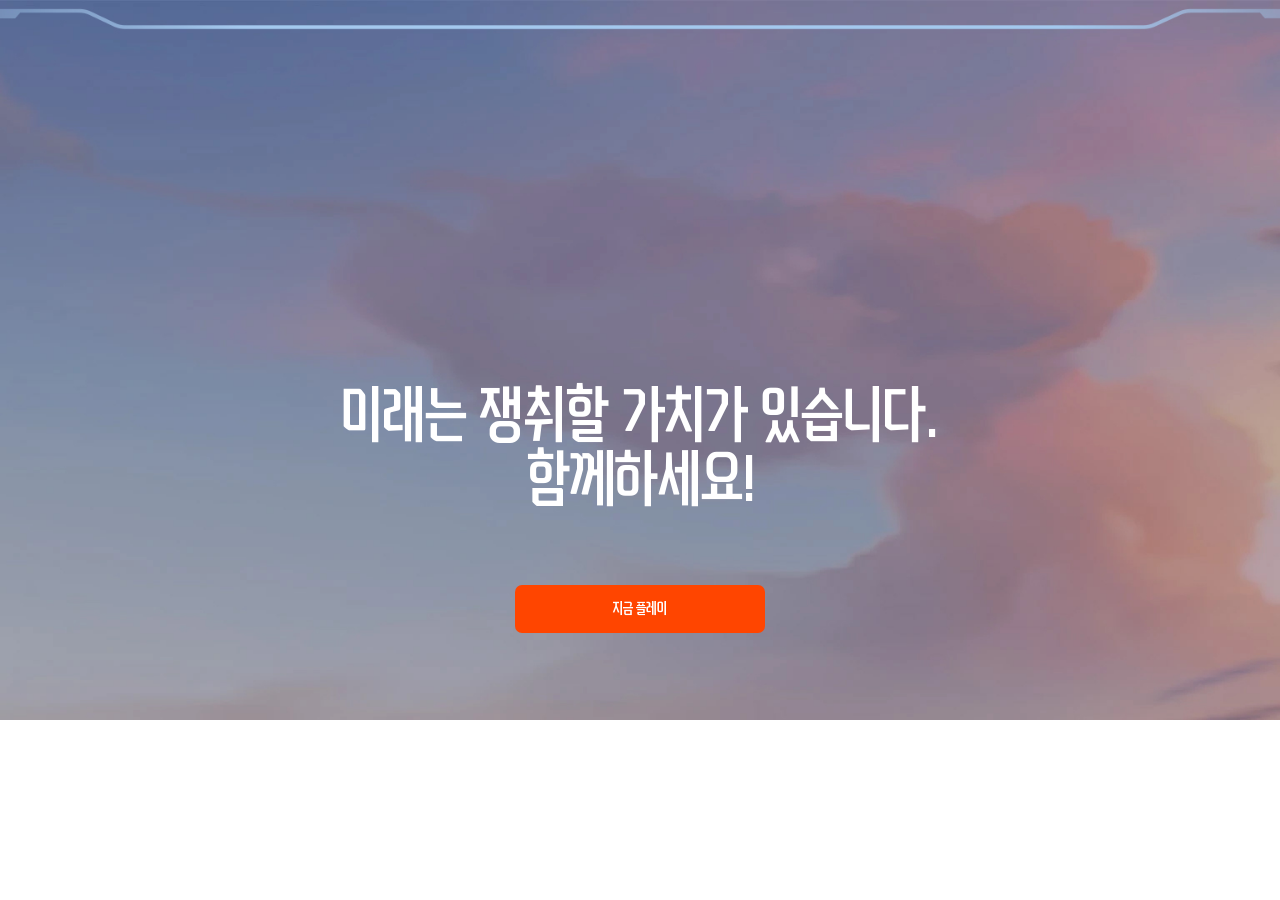
<file: bottom_Img_Box.html>
<!DOCTYPE html>
<html lang="en">
  <head>
    <meta charset="UTF-8" />
    <meta name="viewport" content="width=device-width, initial-scale=1.0" />
    <title>Document</title>
    <script
      src="https://code.jquery.com/jquery-3.7.1.js"
      integrity="sha256-eKhayi8LEQwp4NKxN+CfCh+3qOVUtJn3QNZ0TciWLP4="
      crossorigin="anonymous"
    ></script>
    <link rel="stylesheet" href="css/bottom_img_box.css" />
    <style>
      @font-face {
        font-family: "빅누들";
        src: url(font/big_noodle_titling.ttf);
      }

      @font-face {
        font-family: "오블리크";
        src: url(font/big_noodle_titling_oblique.ttf);
      }
      @font-face {
        font-family: "코버워치";
        src: url(font/koverwatch.ttf);
      }
    </style>
  </head>

  <body>
    <div class="inner_wrap">
      <section class="bottom_img_box">
        <div class="cha_img_box">
          <img src="img/ds_bottom_img_cha.png" alt="" />
        </div>
        <p class="bottom_img_text">
          미래는 쟁취할 가치가 있습니다.<br />
          함께하세요!
        </p>
        <div class="bottom_img_btn"><a href="#">지금 플레이</a></div>
      </section>
    </div>
    <script src="js/bottom_img.js"></script>
  </body>
</html>
</file>
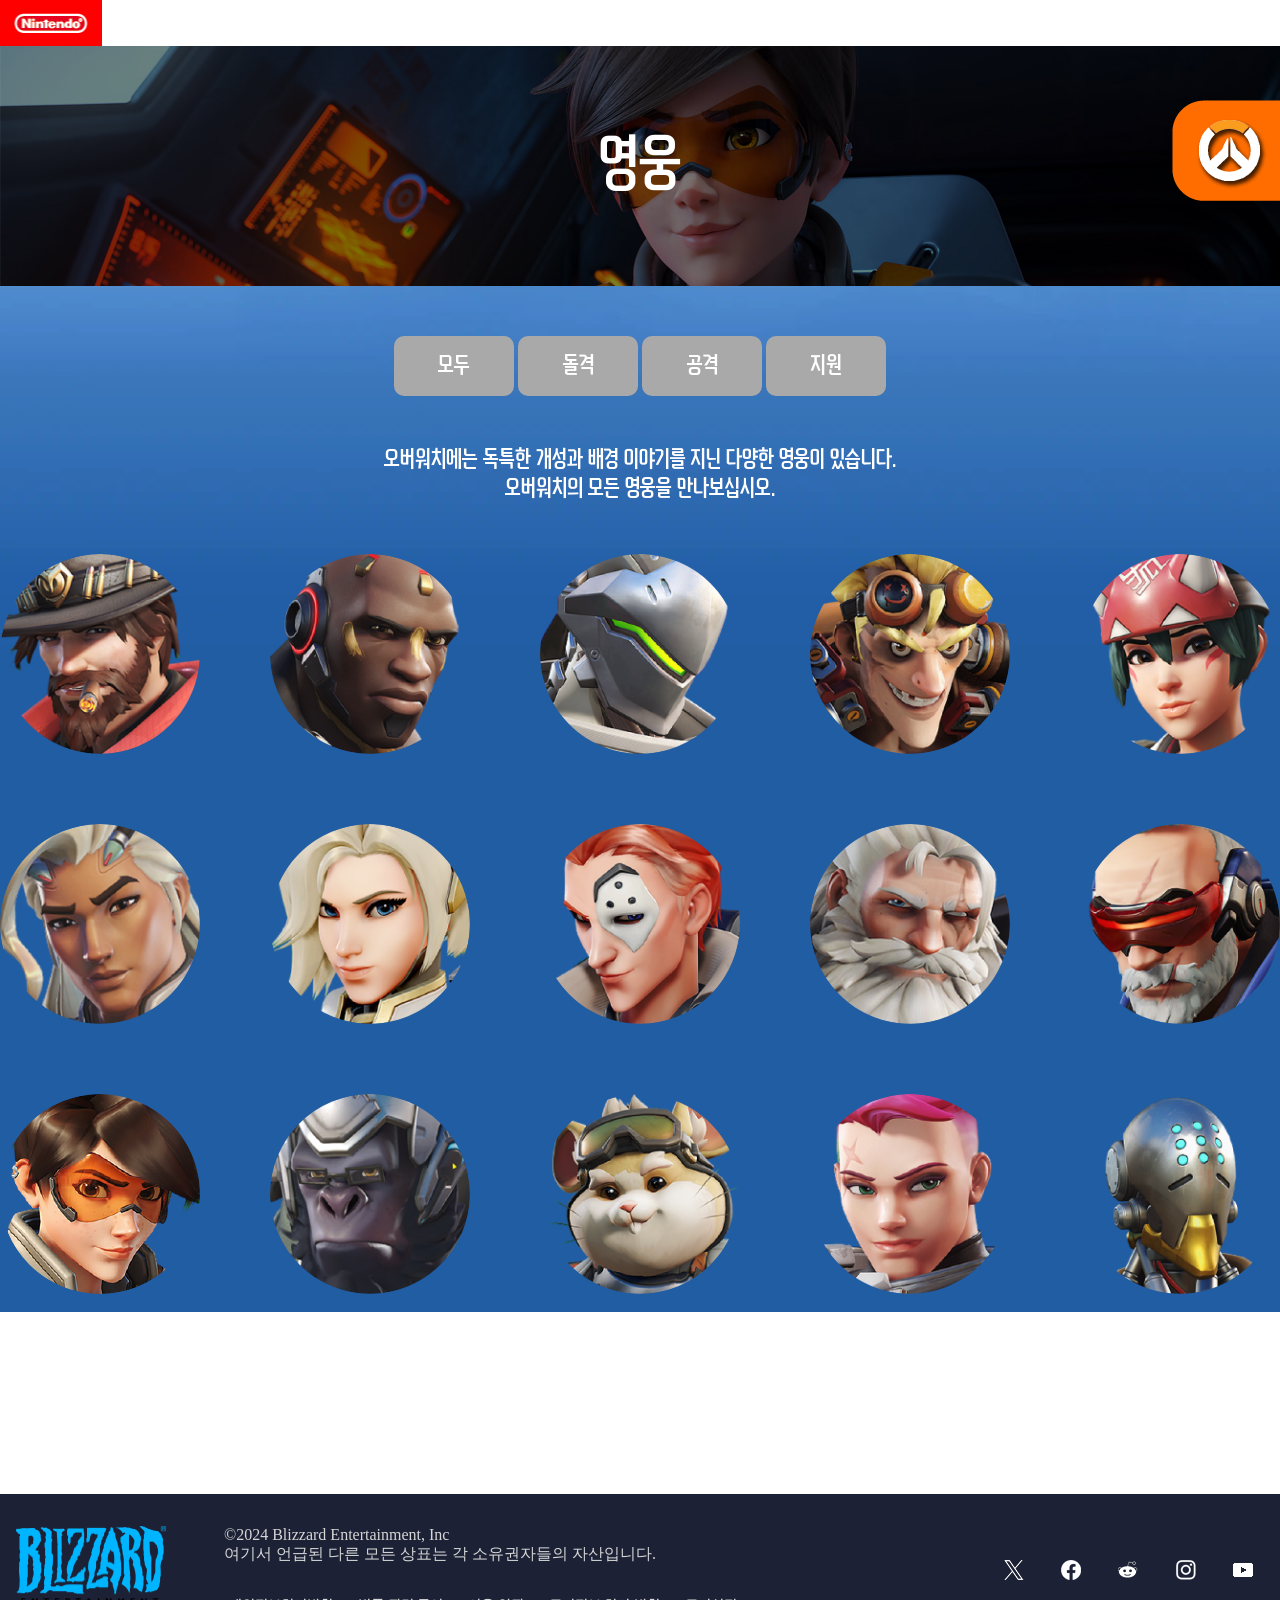
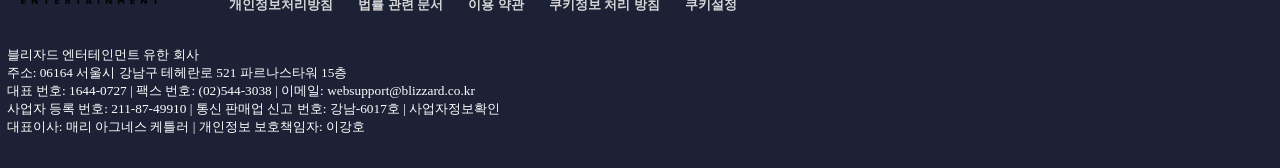
<file: hero200.html>
<!DOCTYPE html>
<html lang="ko">
  <head>
    <meta charset="UTF-8" />
    <meta name="viewport" content="width=device-width, initial-scale=1.0" />
    <title>OVERWATCH 2</title>
    <script
      src="https://code.jquery.com/jquery-3.7.1.js"
      integrity="sha256-eKhayi8LEQwp4NKxN+CfCh+3qOVUtJn3QNZ0TciWLP4="
      crossorigin="anonymous"
    ></script>
    <style>
      @font-face {
        font-family: "빅누들";
        src: url(font/big_noodle_titling.ttf);
      }

      @font-face {
        font-family: "오블리크";
        src: url(font/big_noodle_titling_oblique.ttf);
      }

      @font-face {
        font-family: "코버워치";
        src: url(font/koverwatch.ttf);
      }
    </style>
    <link rel="stylesheet" href="css/hero200.css" />
    <link rel="stylesheet" href="css/outline.css" />
    <link rel="stylesheet" href="css/footer.css" />
    <link rel="stylesheet" href="css/navMenu.css" />
  </head>

  <body>
    <div id="wrap">
      <header class="header">
        <div class="top-bar-wrap">
          <div class="logo">
            <a href="#">
              <img src="img/ds_outline_nintendo_logo.png" alt=""
            /></a>
          </div>
        </div>
      </header>
      <nav class="nav_menu">
        <div class="real_menu">
          <div class="btn"></div>
          <img src="img/nav_open.png" alt="메뉴펼치기" />
          <ul>
            <li><a href="index.html">개요</a></li>
            <li><a href="index.html">영웅</a></li>
            <li><a href="index.html">전장</a></li>
            <li><a href="index.html">E_SHOP</a></li>
            <li><a href="index.html">만화</a></li>
          </ul>
        </div>
        <img class="nav_close" src="img/nav_close.png" alt="네비게이션메뉴" />
      </nav>
      <section class="hero_detail">
        <article>
          <div id="fiximg"><img src="img/01_fixedBgi.jpg" alt="" /></div>
          <div id="banner">
            <img src="img/02_heroBgi.jpg" alt="" />
            <h2>영웅</h2>
          </div>
        </article>
        <article>
          <div id="btn">
            <ul>
              <li><a href="">모두</a></li>
              <li><a href="">돌격</a></li>
              <li><a href="">공격</a></li>
              <li><a href="">지원</a></li>
            </ul>
            <p>
              오버워치에는 독특한 개성과 배경 이야기를 지닌 다양한 영웅이
              있습니다.<br />오버워치의 모든 영웅을 만나보십시오.
            </p>
          </div>
        </article>
        <article class="home">
          <ul class="hero">
            <li>
              <a href="call_cassidy.html"
                ><img src="img/cassidy.png" alt="" /><span>캐서디</span></a
              >
            </li>
            <li>
              <a href=""><img src="img/doom.png" alt="" /><span>둠</span></a>
            </li>
            <li>
              <a href=""><img src="img/genji.png" alt="" /><span>겐지</span></a>
            </li>
            <li>
              <a href=""
                ><img src="img/junk.png" alt="" /><span>정크렛</span></a
              >
            </li>
            <li>
              <a href="kiriko.html"
                ><img src="img/kirko.png" alt="" /><span>키리코</span></a
              >
            </li>
            <li>
              <a href=""
                ><img src="img/life.png" alt="" /><span>라이프위버</span></a
              >
            </li>
            <li>
              <a href=""
                ><img src="img/mercy.png" alt="" /><span>메르시</span></a
              >
            </li>
            <li>
              <a href=""
                ><img src="img/moira.png" alt="" /><span>모이라</span></a
              >
            </li>
            <li>
              <a href="rein_hardt.html"
                ><img src="img/rein.png" alt="" /><span>라인하르트</span></a
              >
            </li>
            <li>
              <a href=""><img src="img/sol.png" alt="" /><span>솔져</span></a>
            </li>
            <li>
              <a href=""
                ><img src="img/tracer.png" alt="" /><span>트레이서</span></a
              >
            </li>
            <li>
              <a href=""><img src="img/win.png" alt="" /><span>윈스턴</span></a>
            </li>
            <li>
              <a href=""
                ><img src="img/wrekingball.png" alt="" /><span>레킹볼</span></a
              >
            </li>
            <li>
              <a href=""
                ><img src="img/zaria.png" alt="" /><span>자리야</span></a
              >
            </li>
            <li>
              <a href=""
                ><img src="img/zenyata.png" alt="" /><span>젠야타</span></a
              >
            </li>
          </ul>
        </article>
      </section>
      <footer class="footer">
        <!-- <div class="footer_bg_box">
          <img src="img/ds_footer_footerbgi.png" alt="" />
        </div> -->
        <!-- <div class="footer_blank"></div> -->
        <div class="footer_top_box">
          <div class="footer_left_box">
            <div class="footer_top_img">
              <img src="img/ds_footer_blizzard_logo.png" alt="" />
            </div>
            <div class="footer_top_text_fnb">
              <p>
                ©2024 Blizzard Entertainment, Inc<br />
                여기서 언급된 다른 모든 상표는 각 소유권자들의 자산입니다.
              </p>
              <ul class="fnb">
                <li><a href="#">개인정보처리방침</a></li>
                <li><a href="#">법률 관련 문서</a></li>
                <li><a href="#">이용 약관</a></li>
                <li><a href="#">쿠키정보 처리 방침</a></li>
                <li><a href="#">쿠키설정</a></li>
              </ul>
            </div>
          </div>
          <div class="footer_right_box">
            <ul>
              <li>
                <a href="#"
                  ><img src="img/ds_footer_twitter_logo.png" alt=""
                /></a>
              </li>
              <li>
                <a href="#"
                  ><img src="img/ds_footer_Facebook_logo.png" alt=""
                /></a>
              </li>
              <li>
                <a href="#"
                  ><img src="img/ds_footer_reddit_logo.png" alt=""
                /></a>
              </li>
              <li>
                <a href="#"
                  ><img src="img/ds_footer_Instagram_logo.png" alt=""
                /></a>
              </li>
              <li>
                <a href="#"
                  ><img src="img/ds_footer_Youtube_logo.png" alt=""
                /></a>
              </li>
            </ul>
          </div>
        </div>
        <address class="address">
          <small>
            블리자드 엔터테인먼트 유한 회사<br />
            주소: 06164 서울시 강남구 테헤란로 521 파르나스타워 15층<br />
            대표 번호: 1644-0727 | 팩스 번호: (02)544-3038 | 이메일:
            <a href="#">websupport@blizzard.co.kr</a><br />
            <a href="#">사업자 등록 번호: 211-87-49910</a> | 통신 판매업 신고
            번호: 강남-6017호 | 사업자정보확인<br />
            대표이사: 매리 아그네스 케틀러 | 개인정보 보호책임자: 이강호
          </small>
        </address>
      </footer>
    </div>
    <script src="js/nav_menu.js"></script>
  </body>
</html>
</file>
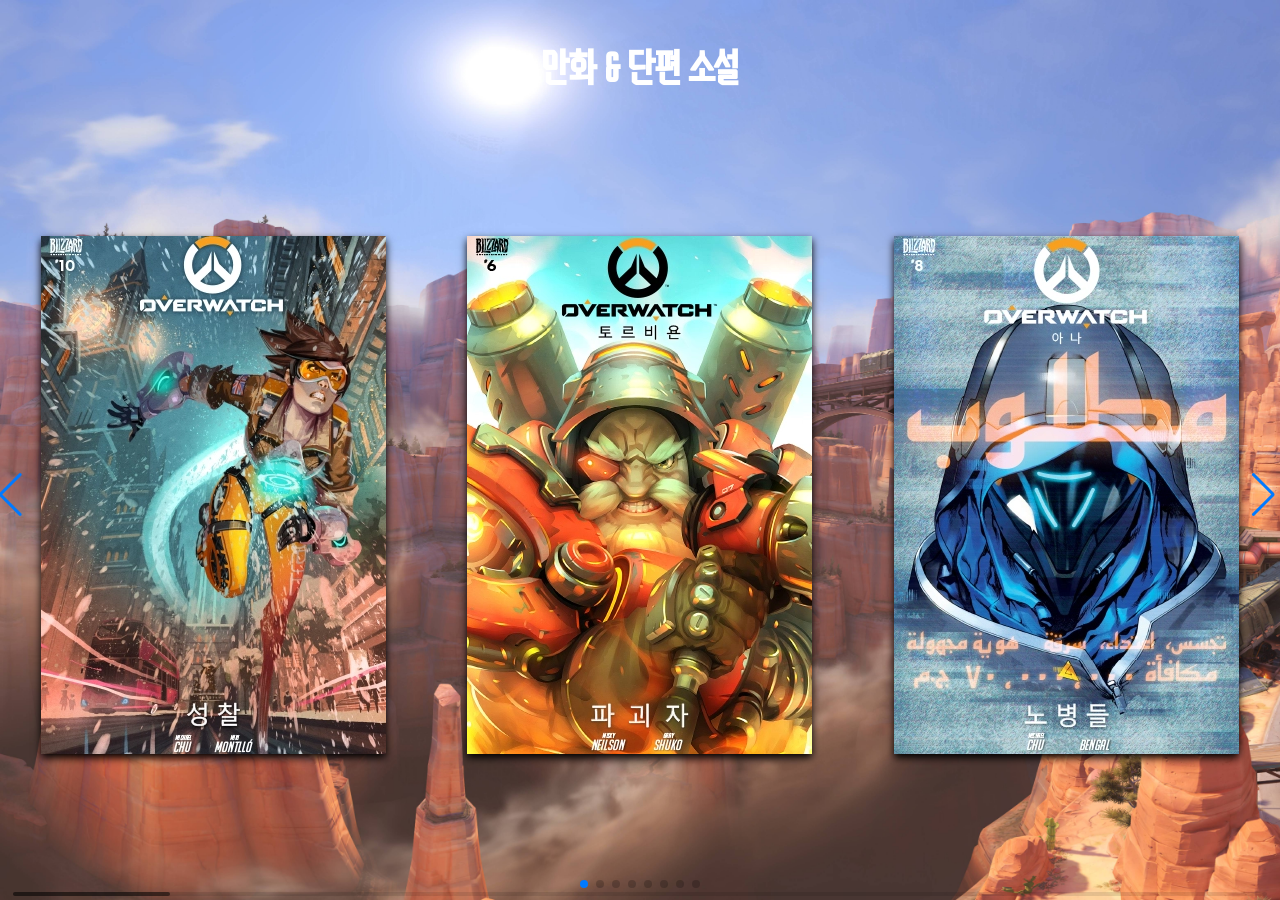
<file: webtoon.html>
<!DOCTYPE html>
<html lang="ko">
  <head>
    <meta charset="UTF-8" />
    <meta name="viewport" content="width=device-width, initial-scale=1.0" />
    <title>OVERWATCH 2 - Webtoon</title>
    <script
      src="https://code.jquery.com/jquery-3.7.1.js"
      integrity="sha256-eKhayi8LEQwp4NKxN+CfCh+3qOVUtJn3QNZ0TciWLP4="
      crossorigin="anonymous"
    ></script>
    <script src="https://cdn.jsdelivr.net/npm/swiper@11/swiper-bundle.min.js"></script>
    <link rel="stylesheet" href="css/webtoon.css" />

    <!-- <link rel="stylesheet" href="css/footer.css" /> -->
    <link
      rel="stylesheet"
      href="https://cdn.jsdelivr.net/npm/swiper@11/swiper-bundle.min.css"
    />
    <style>
      @font-face {
        font-family: "빅누들";
        src: url(font/big_noodle_titling.ttf);
      }

      @font-face {
        font-family: "오블리크";
        src: url(font/big_noodle_titling_oblique.ttf);
      }

      @font-face {
        font-family: "코버워치";
        src: url(font/koverwatch.ttf);
      }
    </style>
    <link rel="stylesheet" href="css/navMenu.css" />
  </head>

  <body>
    <div class="wrap">
      <section class="story">
        <div class="art1">
          <h2>만화 &amp; 단편 소설</h2>
        </div>
        <div class="swiper-container">
          <div class="swiper-wrapper">
            <div class="swiper-slide">
              <a href=""
                ><img src="img/KakaoTalk_20240516_150113688.png" alt=""
              /></a>
            </div>

            <div class="swiper-slide">
              <img src="img/KakaoTalk_20240516_150202194.png" alt="" />
            </div>
            <div class="swiper-slide">
              <img src="img/KakaoTalk_20240516_150242044.png" alt="" />
            </div>
            <div class="swiper-slide">
              <img src="img/KakaoTalk_20240516_152344071.png" alt="" />
            </div>
            <div class="swiper-slide">
              <img src="img/comic-newblood1-thumb-KR.jpeg" alt="" />
            </div>
            <div class="swiper-slide">
              <img src="img/OW_2.5_Final_KR-1.jpeg" alt="" />
            </div>
            <div class="swiper-slide"><img src="img/bas.png" alt="" /></div>
            <div class="swiper-slide"><img src="img/cass.png" alt="" /></div>
            <div class="swiper-slide"><img src="img/junk_.png" alt="" /></div>
            <div class="swiper-slide"><img src="img/re.png" alt="" /></div>
            <div class="swiper-slide"><img src="img/seam.png" alt="" /></div>
            <div class="swiper-slide"><img src="img/junk2.png" alt="" /></div>
            <div class="swiper-slide"><img src="img/bati.png" alt="" /></div>
            <div class="swiper-slide"><img src="img/ana.png" alt="" /></div>
            <div class="swiper-slide"><img src="img/para2.png" alt="" /></div>
            <div class="swiper-slide"><img src="img/zarea.png" alt="" /></div>
            <div class="swiper-slide"><img src="img/ana2.png" alt="" /></div>
            <div class="swiper-slide"><img src="img/doomn.png" alt="" /></div>
            <div class="swiper-slide"><img src="img/wi.png" alt="" /></div>
            <div class="swiper-slide"><img src="img/tre.png" alt="" /></div>
            <div class="swiper-slide"><img src="img/sem2.png" alt="" /></div>
            <div class="swiper-slide"><img src="img/line.png" alt="" /></div>
            <div class="swiper-slide"><img src="img/para.png" alt="" /></div>
            <div class="swiper-slide"><img src="img/kriko.png" alt="" /></div>
          </div>
          <!-- Add Pagination -->
          <div class="swiper-pagination"></div>
          <!-- Add Navigation -->
          <div id="swiper-button-next" class="swiper-button-next"></div>
          <div id="swiper-button-prev" class="swiper-button-prev"></div>
          <!-- Add Scrollbar -->
          <div id="swiper-scrollbar" class="swiper-scrollbar"></div>
        </div>
      </section>
    </div>

    <script src="js/webtoon.js"></script>
    <script src="js/nav_menu.js"></script>
  </body>
</html>
</file>
<file: css/bottom_img_box.css>
@charset "utf-8";

* {
  margin: 0;
  padding: 0;
}

li {
  list-style: none;
}

a {
  text-decoration: none;
  color: inherit;
}

img {
  vertical-align: top;
}

video {
  vertical-align: top;
}

/* custom */

.inner_wrap {
  overflow: hidden;
  height: 80vh;
}

.bottom_img_box {
  position: relative;

  min-height: 100vh;
  /* height: 80vh; */
  background-image: url(../img/ds_bottom_img_BG.jpg);
  background-position: center;
  background-repeat: no-repeat;
  background-size: cover;
}

.cha_img_box {
  position: relative;
  bottom: 0;
  width: 100%;

  background-color: red;
}

.cha_img_box > img {
  position: absolute;
  bottom: 0;
  width: 100%;
  background-color: tomato;
  /* width: 1700px; */
}

.bottom_img_text {
  position: absolute;
  width: 100%;
  top: 50%;
  left: 50%;
  transform: translate(-50%, -50%);
  font-family: "코버워치";
  color: white;
  font-size: 4em;
  text-align: center;
  z-index: 10;
}

.bottom_img_btn {
  position: absolute;
  top: 65%;
  left: 50%;
  transform: translateX(-50%);
  width: 250px;
  /* height: 3%; */
  padding: 1em 0;
  background-color: orangered;
  display: flex;
  justify-content: center;
  align-items: center;
  border-radius: 7px;
  cursor: pointer;
  z-index: 0;
}

.bottom_img_btn:hover {
  background-color: orange;
}

.bottom_img_btn > a {
  display: block;
  font-family: "코버워치";
  color: white;
  font-size: 1em;

  z-index: 20;
}

@media all and (max-width: 767px) {
  .inner_wrap {
    max-width: 767px;
    width: 100%;
    height: 30vh;
  }

  .bottom_img_box {
    max-width: 767px;
    width: 100%;
    height: 450px;
    min-height: auto;
  }

  .cha_img_box {
    position: relative;

    top: 0;
    left: 0;
    width: 100%;
    height: 100%;
  }

  .cha_img_box > img {
    position: absolute;

    transform: translate(-50%, -50%);
    max-width: 100%;
    width: 70%;
    top: 27%;
    /* bottom: 30%; */
    left: 50%;
  }

  .bottom_img_text {
    top: 15%;
    left: 50%;
    transform: translateX(-50%);
    font-size: 2em;
  }

  .bottom_img_btn {
    width: 150px;
    top: 45%;
    padding: 0.5em 0;
  }

  .bottom_img_btn > a {
    font-size: 1em;
  }
}

@media all and (max-width: 420px) {
  .bottom_img_btn {
    width: 100px;
    top: 30%;
    padding: 0.5em 0;
  }
  .bottom_img_btn > a {
    font-size: 0.5em;
  }

  .bottom_img_text {
    font-size: 1em;
  }

  .cha_img_box > img {
    width: 100%;
  }
}
</file>
<file: css/hero200.css>
@charset "utf-8";

* {
  margin: 0;
  padding: 0;
  text-decoration: none;
}

ul {
  list-style: none;
}

img {
  vertical-align: top;
}

/***** 배경이미지 *****/

#fiximg > img {
  position: fixed;
  left: 50%;
  top: 50%;
  transform: translate(-50%, -50%);
  z-index: -1;
  min-width: 100%;
  min-height: 100%;
}

/***** 배너이미지 *****/
#banner {
  width: 100%;
  position: relative;
}

#banner > img {
  min-width: 100%;
  width: 100%;
  display: block;
  z-index: -1;
  margin-bottom: 50px;
}

#banner > h2 {
  position: absolute;
  top: 50%;
  left: 50%;
  transform: translate(-50%, -50%);
  margin: 0;
  text-align: center;
  color: #fff;
  font-family: "코버워치";
  font-size: 4em;
  font-weight: normal;
}

/***** 버튼 *****/
#btn > ul {
  width: 100%;
  margin: 0 auto;
  text-align: center;
}

#btn > ul > li {
  width: 120px;
  height: 60px;
  background-color: darkgray;
  display: inline-block;
  border-radius: 10px;
  text-align: center;
  line-height: 60px;
}

#btn > ul > li > a {
  color: #fff;
  font-family: "코버워치";
  font-size: 1.5em;
}

#btn > ul > li:hover {
  background-color: darkorange;
}

#btn p {
  color: #fff;
  font-family: "코버워치";
  font-size: 1.5em;
  text-align: center;
  padding: 50px 30px 50px 30px;
  line-height: 1.2em;
}

/*****  영웅이미지 *****/
.home {
  max-width: 1280px;
  height: 100%;
  margin: 0 auto;
  overflow: hidden;
}

.hero {
  display: grid;
  grid-template-columns: repeat(5, 1fr);
  grid-gap: 70px;
  margin-bottom: 200px;
}

.hero li {
  text-align: center;
  border-radius: 50%;
  overflow: hidden;
  position: relative;
}

.hero li:hover img {
  filter: brightness(50%);
}

.hero a span {
  font-family: "코버워치";
  color: white;
  font-size: 1.5em;
  opacity: 0;
  transition: 0.3s ease;
  position: absolute;
  top: 50%;
  left: 50%;
  transform: translate(-50%, -50%);
}

.hero li:hover a span {
  opacity: 1;
}

.hero a {
  display: block;
  width: 100%;
  height: 100%;
}

.hero img {
  max-width: 100%;
  max-height: 100%;
  transition: 0.3s ease;
}

/***** 모바일 추가 *****/
@media all and (max-width: 767px) {
  .hero {
    padding: 10px;
    grid-template-columns: repeat(3, 1fr);
    grid-gap: 30px;
  }

  #btn > ul > li {
    width: 80px;
  }
}
</file>
<file: css/outline.css>
@charset "utf-8";

* {
  margin: 0;
  padding: 0;
}

li {
  list-style: none;
}

a {
  text-decoration: none;
  color: inherit;
}

img {
  vertical-align: top;
}

video {
  vertical-align: top;
}

/* custom */

.wrap {
  overflow: hidden;
}

.top-bar-wrap {
  max-width: 100%;
  background-color: white;
  height: 46px;
}

.logo {
  position: relative;
  width: 102px;
  height: 46px;
  background-color: red;
  display: flex;
  justify-content: center;
}

.logo > a {
  display: block;
  position: absolute;
  top: 50%;
  left: 50%;
  transform: translate(-50%, -50%);
}

.outline {
  width: 100%;
  height: 100%;
  position: relative;
}

.video_box {
  position: relative;
  max-width: 100%;
  width: 100%;
  height: 100vh;
}

.video_box > video {
  position: absolute;
  left: 50%;
  transform: translateX(-50%);

  min-width: 100%;
  min-height: 100%;
}

.overwatch_logo {
  position: absolute;
  width: 480px;
  height: 50vh;
  /* background-color: red; */
  top: 0%;
  left: 50%;
  transform: translatex(-50%);
  z-index: 0;
}

.overwatch_logo > img {
  position: absolute;
  top: 26%;
  width: 480px;
  height: 51px;
}

.video_text_box {
  position: absolute;

  width: 767px;
  height: 100%;
  top: 0;
  left: 50%;
  transform: translateX(-50%);
  /* background-color: blue; */

  text-align: center;
  font-family: "코버워치";
  color: white;
  /* font-size: 2vw; */
}

.video_text_box > h3 {
  position: absolute;

  top: 40%;
  left: 50%;
  transform: translateX(-50%);
  font-size: 3em;
  margin-bottom: 0.6em;
}

.video_text_box > p {
  position: absolute;
  top: 57%;
  left: 50%;
  transform: translateX(-50%);
  font-size: 1.5em;
}

.video_btn {
  position: absolute;
  top: 70%;
  left: 50%;
  transform: translateX(-50%);
  width: 250px;
  /* height: 3%; */
  padding: 1em 0;
  background-color: orangered;
  display: flex;
  justify-content: center;
  align-items: center;
  border-radius: 7px;
  cursor: pointer;
  z-index: 0;
}

.video_btn:hover {
  background-color: orange;
}

.video_btn > a {
  display: block;
  font-family: "코버워치";
  color: white;
  font-size: 1em;

  z-index: 20;
}

.outline {
  max-width: 100%;
  position: relative;
}

.outline_content_imgBox {
  position: relative;
}
.outline_content_imgBox > img:nth-child(1) {
  position: absolute;
  top: -18%;
  width: 100%;

  max-width: 100%;
  min-height: 100%;
}

.outline_content_imgBox > img:nth-child(2) {
  position: relative;
  z-index: 0;
}

.outline_content_imgBox > img {
  max-width: 100%;
  min-height: 100%;
}

.outline_content_box {
  position: absolute;
  max-width: 100%;
  width: 100%;
  height: 100%;
  top: 0;
  left: 0;

  margin: 0 auto;
}

.outline_content_intro {
  position: absolute;
  max-width: 1280px;
  width: 100%;

  height: 100%;
  top: 0;
  left: 50%;
  transform: translateX(-50%);
}

.intro_left_box {
  position: absolute;

  left: 5%;
  top: 40%;
  transform: translateY(-50%);
  height: auto;

  font-family: "코버워치";
  color: white;
  display: flex;
  flex-direction: column;
  justify-content: space-evenly;
}

.intro_left_box > h4 {
  font-size: 3.5em;
  line-height: 1.2em;
  margin-bottom: 0.3em;
}

.intro_left_box > p {
  font-size: 1.5em;
  line-height: 1.2em;
  /* margin-bottom: 1em; */
}

.intro_left_box_text1 {
  display: none;
}

.intro_left_box_text2 {
  display: block;
}

.intro_right_box {
  position: absolute;
  /* left: 50%; */
  transform: translateY(-50%);
  right: 5%;
  top: 40%;
  width: 50%;
  text-align: end;
}

.intro_right_box > img {
  border: 1vw solid white;
  border-radius: 0 6vw 0 6vw;
  max-width: 100%;
  width: 80%;
}

.game_characteristic {
  position: relative;
  max-width: 100%;
  height: 100%;
}

.game_characteristic_bg_box {
  position: relative;

  width: 100%;
  height: auto; /* 이미지와 같은 높이를 유지합니다. */
}

.game_characteristic_bg_box > img {
  position: relative;
  max-width: 100%;
  min-height: 100%;
  width: 100%;
}

.game_characteristic_bg_box > img:last-child {
  position: relative;
  max-width: 100%;
  width: 100%;
  display: none;
}

.game_characteristic_text1 {
  position: absolute;
  top: 0;
  left: 50%;
  max-width: 1280px;
  width: 100%;
  height: 100%;
  /* width: 1280px; */
  padding: 0 2em;
  font-family: "코버워치";
  color: white;

  transform: translateX(-50%);
}

.game_characteristic_text1 > h4 {
  font-size: 3.5em;
  margin-bottom: 1.5em;

  position: absolute;
  top: 5%;
  left: 7%;
}

.game_characteristic_text1 > p {
  line-height: 1.2em;
  font-size: 1.5em;
  margin-bottom: 5em;

  position: absolute;
  top: 10%;
  left: 5%;
}

.game_characteristic_text1 > p:nth-child(2) {
  top: 10%;
  left: 7%;
}

.game_characteristic_icon {
  position: absolute;

  top: 15%;
  left: 7%;
  max-width: 1280px;
  /* width: 100%; */
  /* height: 100%; */
  display: flex;
  justify-content: start;
}

.game_characteristic_icon > li {
  width: auto;

  height: 55px;
  margin: 0 1em;

  position: relative;
}

.game_characteristic_icon > li > img {
  max-width: 100%;
  min-width: 50%;
}

.game_characteristic_icon > li > p {
  min-width: 80px;
  font-size: 1em;
  position: absolute;
  left: 50%;
  top: 100%;
  transform: translateX(-50%);
  text-align: center;

  line-height: 1.1em;
}

.game_characteristic_icon > li:nth-child(2) > p {
  width: 120%;
}

.game_characteristic_icon > li:nth-child(3) > p {
  width: 123%;
}

.game_characteristic_text1 > h5 {
  font-size: 3.5em;

  left: 7%;
  top: 24.5%;
  position: absolute;
  z-index: 0;
}

.game_characteristic_text1 > .text {
  font-size: 1.5em;
  position: absolute;
  left: 7%;
  top: 29.5%;
  z-index: 0;
}

.now_play_box {
  max-width: 100%;
  width: 100%;
  height: 100%;

  position: relative;
}
.now_play_bg {
  position: relative;
  z-index: 1;
}
.now_play_bg > img {
  max-width: 100%;
  height: 100%;
  width: 100%;
  z-index: 1;
}

.now_play_line {
  position: absolute;
  width: 100%;
  height: 100%;

  top: -8%;
  width: 100%;
  z-index: 5;
}

.now_play_line > img {
  max-width: 100%;
  width: 100%;
  z-index: 3;
}

.now_play_content {
  width: 100%;
  height: 100%;
  position: absolute;
  top: 0;
  left: 0;
  max-width: 100%;
  z-index: 3;
}

.now_img_wrap {
  position: absolute;
  top: 50%;
  left: 50%;
  transform: translate(-50%, -50%);
  width: 50%;
  height: 50%;
}

.now_play_img_box {
  position: absolute;
  top: 50%;
  left: 50%;
  transform: translate(-50%, -50%);
  height: 100%;
  width: 100%;
  display: flex;
  background-color: #fff;
  border: 1vw solid rgb(214, 214, 214);
  border-radius: 0 6vw 0 6vw;
  justify-content: space-between;
}

.now_play_left_box {
  width: 80%;
  height: 100%;
  position: absolute;
  /* transform: translateY(-50%); */
  left: 0%;
  top: 0%;
}

.now_play_left_box > img {
  position: absolute;
  left: 10%;
  top: 50%;
  transform: translateY(-50%);
  max-width: 100%;
  width: 50%;
}

.now_play_right_box {
  width: 80%;
  height: 100%;
  position: absolute;
  /* transform: translateY(-50%); */
  right: 0%;
  top: 0%;
}

.now_play_right_box > img {
  position: absolute;
  right: 10%;
  top: 50%;
  transform: translateY(-50%);
  max-width: 100%;
  width: 50%;
}

.now_play_btn {
  width: 250px;
  /* height: 20px; */
  background-color: orangered;
  font-family: "코버워치";
  font-size: 1em;
  color: white;
  text-align: center;
  position: absolute;
  top: 83%;
  left: 50%;
  transform: translateX(-50%);
  padding: 1em 0;
  border-radius: 7px;
  cursor: pointer;
  z-index: 3;
}

.now_play_btn:hover {
  background-color: orange;
}

.go_map_box {
  max-width: 100%;
  width: 100%;
  height: 100%;
  position: relative;
}

.go_map_bg {
  position: relative;
  width: 100%;
  z-index: 1;
}

.go_map_bg > img {
  max-width: 100%;
  width: 110%;
}

.go_map_text {
  position: absolute;
  font-family: "코버워치";
  color: white;
  font-size: 3em;
  text-align: center;
  top: 50%;
  left: 50%;
  transform: translate(-50%, -50%);
  font-size: 2.5vw;
  z-index: 3;
}

.go_map_btn {
  position: absolute;
  display: flex;
  justify-content: center;
  align-items: center;
  font-family: "코버워치";
  text-align: center;
  font-size: 1em;
  color: white;
  width: 250px;
  /* height: 50px; */
  padding: 1em 0;
  background-color: orangered;
  top: 80%;
  left: 50%;
  transform: translate(-50%, -50%);
  border-radius: 7px;
  z-index: 3;
}

.go_map_btn:hover {
  background-color: orange;
}

@media all and (max-width: 767px) {
  .video_box {
    position: relative;
    max-width: 100%;
    width: 100%;
    height: 100vh;
  }

  .video_box > video {
    position: absolute;
    left: 50%;
    transform: translateX(-50%);
    min-width: 100%;
    min-height: 100%;
  }

  .overwatch_logo {
    top: 0%;
    height: 20vh;
    width: 480px;
  }

  .overwatch_logo > img {
    /* height: 202px; */
    transform: scale(0.8);
    width: 480px;
    top: 50%;
  }

  .video_text_box {
    max-width: 767px;
    width: 767px;
    height: 100px;
    top: 28%;
  }

  .video_text_box > h3 {
    top: 30%;
    font-size: 1.5em;
    margin-bottom: 1em;
  }

  .video_text_box > p {
    width: 100%;
    top: 52%;
    font-size: 1em;
  }

  .video_btn {
    width: 150px;
    top: 90%;
    padding: 0.5em 0;
  }

  .video_btn > a {
    font-size: 1em;
  }

  .outline_content_imgBox > img:nth-child(1) {
    z-index: -1;
  }

  .intro_left_box {
    width: 100%;
    left: 50%;
    top: 50%;
    height: 100%;
    transform: translate(-50%, -50%);

    z-index: 3;
    text-align: center;
    position: absolute;
  }

  .intro_left_box > h4 {
    text-align: end;
    font-size: 2em;
    /* width: 100%; */
    /* background-color: rgba(125, 194, 246, 0.356); */
    position: absolute;
    left: -2%;
    top: 8%;
    width: 50%;
    padding: 0.3em;
  }

  .intro_left_box > .intro_left_box_text1 {
    text-align: start;
    position: absolute;
    top: 50%;
    /* background-color: rgba(42, 104, 190, 0.356); */
    font-size: 1em;
    display: block;
    padding: 0.5em;
    right: -2%;
    width: 50%;
  }

  .intro_left_box_text2 {
    display: none;
  }

  .intro_right_box {
    width: 100%;
    top: 0;
    left: 0;
    transform: translate(0);
    text-align: center;
    filter: brightness(0.7);
  }

  .intro_right_box > img {
    border: none;
    border-radius: 0 0 0 0;
    object-fit: cover;
    width: 100%;
  }

  .game_characteristic {
    top: 35px;
  }

  .game_characteristic_bg_box > img:last-child {
    display: block;
    filter: brightness(0.6);
  }
  .game_characteristic_text1 {
    position: absolute;
    margin: 0 auto;

    width: 100%;
    height: 100%;
  }

  .game_characteristic_text1 > h4 {
    font-size: 2.5em;

    left: 50%;
    transform: translateX(-50%);
    top: 2.5%;
  }

  .game_characteristic_text1 > p {
    left: 50%;
    transform: translateX(-50%);
    width: 100%;
    text-align: center;
    font-size: 1em;
    top: 9%;
    line-height: 1.4em;
  }

  .game_characteristic_text1 > p:nth-child(2) {
    left: 50%;
    top: 8.5%;
    transform: translateX(-50%);
  }

  .game_characteristic_icon {
    max-width: 360px;
    height: 50px;
    left: 50%;
    transform: translatex(-50%);
    position: absolute;
    top: 15%;
    display: flex;
    justify-content: space-between;
  }

  .game_characteristic_icon > li {
    width: auto;
    left: 0;

    top: 0;
    width: 45px;
    height: 55px;
    margin: 0 0.5em;

    position: relative;
  }

  .game_characteristic_icon > li > img {
    max-width: 100%;
    width: 100%;
  }

  .game_characteristic_icon > li > p {
    font-size: 0.5em;
    position: absolute;
    top: 100%;
    left: 50%;
    transform: translateX(-50%);
    line-height: 1.5em;
  }

  .game_characteristic_text1 > h5 {
    text-align: center;
    left: 50%;
    transform: translateX(-50%);
    /* margin-top: 1em; */
    font-size: 2.5em;
    /* margin-bottom: 0.2em; */

    top: 26%;
    position: absolute;
    z-index: 6;
  }

  .game_characteristic_text1 > .text {
    font-size: 1em;
    position: absolute;
    top: 32%;
    left: 50%;
    transform: translateX(-50%);
    z-index: 6;
  }

  .now_play_box {
    max-width: 767px;
  }

  .now_play_bg {
    position: relative;
    width: 100%;
    height: 100%;
  }

  .now_play_bg > img {
    max-width: 200%;
    width: 200%;
  }

  .now_play_line {
    top: -10%;
    /* z-index: 4; */
  }

  .now_play_line > img {
    width: 100%;
  }

  .now_play_content {
    position: absolute;
  }

  .now_play_img_box {
    flex-direction: column;
    position: absolute;
    top: 50%;
    height: 130%;
    margin: 0 auto;

    text-align: center; /* 가운데 정렬 추가 */
  }

  .now_play_left_box {
    max-width: 360px;
    position: absolute;

    text-align: center;
    top: 0%;
    left: 50%;

    transform: translateX(-50%);
    z-index: 6;
  }

  .now_play_left_box > img {
    position: absolute;
    top: 0;
    left: 50%;
    transform: translateX(-50%);
    width: 100%;
  }

  .now_play_right_box {
    max-width: 360px;
    position: absolute;
    text-align: center;
    top: 0%;
    left: 50%;
    transform: translateX(-50%);
  }

  .now_play_right_box > img {
    position: absolute;
    left: 50%;
    top: 44%;
    transform: translateX(-50%);
    width: 100%;
  }
  .now_play_btn {
    position: relative;
    top: 90%;
    width: 150px;
    /* top: 16%; */
    padding: 0.5em 0;
    font-size: 1em;
  }

  .go_map_text {
    font-size: 1em;
  }

  .go_map_btn {
    width: 150px;
    font-size: 1em;
    padding: 0.5em 0;
  }

  .go_map_btn > a {
    display: block;
  }
}

@media all and (max-width: 480px) {
  .overwatch_logo {
    max-width: 480px;
    height: 20vh;
    /* background-color: red; */
  }

  .overwatch_logo > img {
    /* height: 202px; */
    transform: scale(0.6);
    width: 480px;
    top: 70%;
  }

  .video_text_box {
    max-width: 480px;
    width: 480px;
    height: 202px;
    top: 20%;
  }

  .video_text_box > h3 {
    top: 45%;
    font-size: 1.5em;
    margin-bottom: 1em;
  }

  .video_text_box > p {
    width: 100%;
    top: 65%;
    font-size: 1em;
  }

  .video_btn {
    width: 100px;
    top: 90%;
    padding: 0.5em 0;
  }

  .video_btn > a {
    font-size: 0.5em;
  }

  .outline_content_imgBox > img:nth-child(1) {
    z-index: -1;
  }

  .intro_left_box {
    width: 100%;
    left: 50%;
    top: 50%;
    height: 100%;
    transform: translate(-50%, -50%);

    z-index: 3;
    text-align: center;
    position: absolute;
  }

  .intro_left_box > h4 {
    text-align: end;
    font-size: 1em;
    /* width: 100%; */
    /* background-color: rgba(125, 194, 246, 0.356); */
    position: absolute;
    left: -10%;
    top: 15%;
    width: 50%;
    padding: 0.3em;
  }

  .intro_left_box > .intro_left_box_text1 {
    text-align: start;
    position: absolute;
    top: 45%;
    /* background-color: rgba(42, 104, 190, 0.356); */
    font-size: 0.7em;
    display: block;
    padding: 0.5em;
    right: -2%;
    width: 50%;
  }

  .intro_left_box_text2 {
    display: none;
  }

  .intro_right_box {
    width: 100%;
    top: 0;
    left: 0;
    transform: translate(0);
    text-align: center;
    filter: brightness(0.7);
  }

  .intro_right_box > img {
    border: none;
    border-radius: 0 0 0 0;
    object-fit: cover;
    width: 100%;
  }

  .game_characteristic_bg_box > img:last-child {
    filter: brightness(0.6);
    display: block;
  }
  .game_characteristic_text1 {
    position: absolute;
    margin: 0 auto;

    width: 100%;
    height: 100%;
  }

  .game_characteristic_text1 > h4 {
    font-size: 1em;
    /* margin-bottom: 0.2em; */
    left: 50%;
    transform: translateX(-50%);
    top: 2.5%;
  }

  .game_characteristic_text1 > p {
    left: 50%;
    transform: translateX(-50%);
    width: 100%;
    text-align: center;
    font-size: 0.7em;
    top: 6.5%;
    line-height: 1.4em;
  }

  .game_characteristic_text1 > p:nth-child(2) {
    top: 6%;
  }

  .game_characteristic_icon {
    max-width: 360px;
    height: 50px;
    left: 50%;
    transform: translatex(-50%);
    position: absolute;
    top: 11%;
    display: flex;
    justify-content: space-between;
  }

  .game_characteristic_icon > li {
    width: auto;
    left: 0;

    top: 0;
    width: 40px;
    height: 55px;
    margin: 0 0.5em;

    position: relative;
  }

  .game_characteristic_icon > li > img {
    max-width: 100%;
    width: 100%;
  }

  .game_characteristic_icon > li > p {
    font-size: 0.5em;
    position: absolute;
    top: 75%;
    left: 50%;
    transform: translateX(-50%);
    line-height: 1.5em;
  }

  .game_characteristic_text1 > h5 {
    text-align: center;
    left: 50%;
    transform: translateX(-50%);
    /* margin-top: 1em; */
    font-size: 1em;
    /* margin-bottom: 0.2em; */

    top: 26%;
    position: absolute;
    z-index: 6;
  }

  .game_characteristic_text1 > .text {
    font-size: 0.7em;
    position: absolute;
    top: 30%;
    left: 50%;
    transform: translateX(-50%);
    z-index: 6;
  }

  .now_play_box {
    max-width: 767px;
  }

  .now_play_bg {
    position: relative;
    width: 100%;
    height: 100%;
  }

  .now_play_bg > img {
    max-width: 200%;
    width: 200%;
  }

  .now_play_line {
    top: 0%;
    z-index: 4;
  }

  .now_play_line > img {
    width: 100%;
  }

  .now_play_content {
    position: absolute;
  }

  .now_play_img_box {
    flex-direction: column;
    position: absolute;
    top: 50%;
    margin: 0 auto;
    text-align: center; /* 가운데 정렬 추가 */
  }

  .now_play_left_box {
    max-width: 480px;
    position: absolute;

    text-align: center;
    top: 0%;
    left: 50%;
    transform: translateX(-50%);
  }

  .now_play_left_box > img {
    position: absolute;
    left: 50%;
    transform: translateX(-50%);
    width: 100%;
  }

  .now_play_right_box {
    max-width: 480px;
    position: absolute;
    text-align: center;
    top: 44%;
    left: 50%;
    transform: translateX(-50%);
  }

  .now_play_right_box > img {
    position: absolute;
    top: 0;
    left: 50%;
    transform: translateX(-50%);
    width: 100%;
  }
  .now_play_btn {
    position: relative;
    left: 50%;
    transform: translateX(-50%);
    top: 90%;
    width: 100px;
    /* top: 16%; */
    padding: 0.5em 0;
    left: 50%;
    transform: translateX(-50%);
  }

  .now_play_btn > a {
    font-size: 0.5em;
  }

  .go_map_text {
    font-size: 1em;
  }

  .go_map_btn {
    position: absolute;
    left: 50%;
    transform: translateX(-50%);
    width: 100px;
    font-size: 0.5em;
    top: 70%;
  }

  .go_map_btn > a {
    display: block;
    padding: 0.5em 0;
  }
}
</file>
<file: css/footer.css>
@charset "utf-8";

* {
  margin: 0;
  padding: 0;
}

li {
  list-style: none;
}

a {
  text-decoration: none;
  color: inherit;
}

img {
  vertical-align: top;
}

/* custom */

.footer {
  width: 100%;
  /* height: 50vh; */
  background-color: #1c2135;
}

.footer_bg_box {
  position: fixed;
  top: 0;
  left: 0;
  width: 100%;
  height: 50vh;
  z-index: -1;
}

.footer_bg_box > img {
  width: 100%;
  height: 100%;
  object-fit: cover; /* 이미지가 .footer_bg_box 안에 맞게 조정됩니다. */
}

.footer_blank {
  width: 100%;
  height: 10%;
}

.footer_top_box {
  position: relative;
  top: 0;
  /* transform: translateY(-50%); */
  max-width: 1280px;
  margin: 0 auto;
  display: flex;
}

.footer_left_box {
  /* width: 50%; */
  /* background-color: red; */
  display: flex;
  margin: 2em 0;
  margin-left: 0.5em;
}

.footer_top_img {
  width: 20%;
  margin-left: 0.5em;
  min-width: 200px;
}

.footer_top_img > img {
  max-width: 100%;
  width: 75%;
}

.footer_top_text_fnb > p {
  /* background-color: red; */
  margin-left: 0.5em;
  font-size: 1em;
  color: rgb(214, 214, 214);
}

.footer_top_text_fnb > ul {
  display: flex;
  margin-top: 2em;
}

.footer_top_text_fnb > ul > li {
  margin: 0 1em;
  font-size: 0.8em;
  color: rgb(214, 214, 214);
  font-weight: bold;
}

.footer_right_box {
  width: 40%;
  /* background-color: blue; */

  position: relative;
  margin-right: 0.5em;
}

.footer_right_box > ul {
  width: 100%;
  height: 100%;

  display: flex;
  justify-content: end;
  align-items: center;
}

.footer_right_box > ul > li {
  width: 20%;
  height: 50%;
  min-width: 30px;
  /* background-color: gray; */
  display: flex;
  justify-content: center;
  align-items: center;
}

.footer_right_box > ul > li > a > img {
  max-width: 100%;
  width: 100%;
}

.address {
  max-width: 1280px;
  margin: 0 auto;
  color: white;
  font-style: normal;
  padding-bottom: 2em;
}

.address > small {
  display: block;
  margin-left: 0.5em;
}

@media all and (max-width: 767px) {
  .footer {
    max-width: 767px;
  }
  .footer_top_box {
    position: relative;
    max-width: 100%;
    display: flex;
    flex-direction: column;
    /* background-color: red; */
    margin: 0 auto;
  }

  .footer_left_box {
    position: relative;
    margin-left: 0;
    /* padding: 0 1em; */
    /* padding: 1em 0; */
    width: 100%;
    /* height: 100%; */

    /* margin: 0 auto; */
    padding: 1em 0;
    display: flex;
    flex-direction: column;
    text-align: center;
  }

  .footer_top_img {
    position: relative;
    left: 50%;
    transform: translateX(-50%);
  }
  .footer_top_text_fnb {
    text-align: center;
    width: 100%;
    position: relative;
  }
  .fnb {
    /* background-color: tomato; */
    display: flex;
    justify-content: space-between;
    position: absolute;
    width: 80%;
    margin-left: 0 0.5em;

    /* top: 80%; */
    left: 50%;
    transform: translateX(-50%);
  }

  .footer_top_text_fnb > p {
    font-size: 0.8em;
  }

  .footer_top_text_fnb > ul > li > a {
    font-size: 0.8em;
  }

  .footer_right_box {
    /* background-color: saddlebrown; */

    margin: 0 auto;
    margin-top: 1em;
    width: 100%;
    padding: 1em 0;
    padding-left: 0.5em;
  }

  .footer_right_box > ul {
    display: flex;
    justify-content: center;
  }

  .footer_right_box > ul > li {
    width: auto;
    margin: 0 0.5em;
  }

  /* .footer_right_box > ul > li:first-child {
    margin-left: 0;
  }

  .footer_right_box > ul > li:last-child {
    margin-right: 0;
  } */

  .address {
    position: relative;
    width: 100%;
    /* background-color: red; */
    margin: 0 auto;
  }

  .address > small {
    position: relative;
    text-align: center;
    padding-top: 1.5em;
    left: 0%;
    font-size: 0.75em;
    line-height: 1.4em;
    /* transform: translatex(-50%); */
    /* width: 50%; */
    /* background-color: blue; */
    margin: 0 0.5em;
  }
}

@media all and (max-width: 420px) {
  .footer {
    max-width: 420px;
    width: 100%;
  }

  .footer_top_box {
    max-width: 420px;
    width: 100%;
  }

  .footer_top_text_fnb {
    max-width: 420px;
  }

  .footer_top_text_fnb > ul {
    min-width: 360px;
    padding: 0 0.5em;
  }

  .footer_top_text_fnb > ul > li {
    margin: 0 0.5em;
  }
  .footer_top_text_fnb > ul > li > a {
    font-size: 0.3em;
  }
}
</file>
<file: css/navMenu.css>
@charset "utf-8";

.nav_menu {
    position: absolute;
    z-index: 10;
    width: 100%;
    height: 100px;
}

nav .nav_close {
    position: fixed;
    right: -1%;
    top: 100px;
    z-index: 20;
    cursor: pointer;
    transition: all 0.5s;
}


nav .nav_close:hover {
    right: 0%;
}

.real_menu {
    position: fixed;
    width: 400px;
    height: 500px;
    top: 100px;
    right: 0px;
    transition: all 1s;
}

.btn{
    width: 100px;
    height: 100px;
    position: absolute;
    z-index: 1;
    cursor: pointer;

}
.open {
    right: -400px;

}

.real_menu img {
    position: relative;
}

.real_menu > ul {
    position: absolute;
    top: 110px;
    left: 0;
    width: 400px;
    height: 500px;
}


.real_menu > ul > li {
    position: relative;
    margin-left: 100px;
    font-family: "코버워치";
    color: white;
    font-size: 2em;
    margin-top: 35px;
    text-align: center;
    text-shadow: 1px 1px  1px black;

}

.real_menu > ul > li:hover{
        color: #adaaaa;

}

    
    

@media all and (max-width:767px) {

    nav .nav_close {
        transform: scale(0.8);
        right: -4%;
    }

    nav .nav_close:hover {
        right: -2.5%;
    }

    .real_menu {
        transform: scale(0.8);
        top: 61px;
        right: -40px;
    }

    .open {
        right: -400px;
    }
}

@media all and (max-width:500px) {

    nav .nav_close {
        transform: scale(0.5);
        right: -8.5%;
    }

    nav .nav_close:hover {
        right: -7.3%;
    }

    .real_menu {
        transform: scale(0.5);
        top: 1px;
        right: -100px;
    }

    .open {
        right: -400px;
    }

}


@media all and (max-width:360px) {

    nav .nav_close {
        transform: scale(0.5);
        right: -9.5%;
    }

    nav .nav_close:hover {
        right: -8.5%;
    }
}
</file>
<file: css/webtoon.css>
@charset "utf-8";

* {
  margin: 0;
  padding: 0;
}

ul {
  list-style: none;
}

img {
  vertical-align: top;
}

a:any-link {
  text-decoration: none;
  color: #fff;
}

.story {
  background-image: url(../img/cassdiy.jpg);
  width: 100%;
  background-size: cover;

  position: relative;
}

h2 {
  width: 100%;
  text-align: center;
  padding-top: 50px;
  font-size: 2.5em;
  font-family: "코버워치";
  color: #fff;
}

.swiper-container {
  position: relative;
  max-width: 1280px;

  margin: 0 auto;
  overflow-x: hidden;

  padding: 6em 0;
}

.swiper-wrapper {
  position: absolute;
  height: 100%;
  left: 0;
  top: -50px;
  transform: translateX(-50%);
  max-width: 1280px;
  cursor: pointer;
  margin-top: 100px;
}

.swiper-slide {
  text-align: center;
}

.swiper-slide img {
  max-width: 100%;
  height: auto;
}

#swiper-button-next {
  position: absolute;
  right: 3px;
}

#swiper-button-prev {
  position: absolute;
  left: -3px;
}

.swiper-slide img {
  transition: transform 0.3s ease;
  transition: transform 0.3s ease, opacity 0.3s ease, box-shadow 0.3s ease;
  box-shadow: 0 4px 8px rgba(0, 0, 0, 35);
}

.swiper-slide:hover img {
  transform: scale(1.03);
  box-shadow: 0 8px 16px rgba(0, 0, 0, 35);
}
</file>
